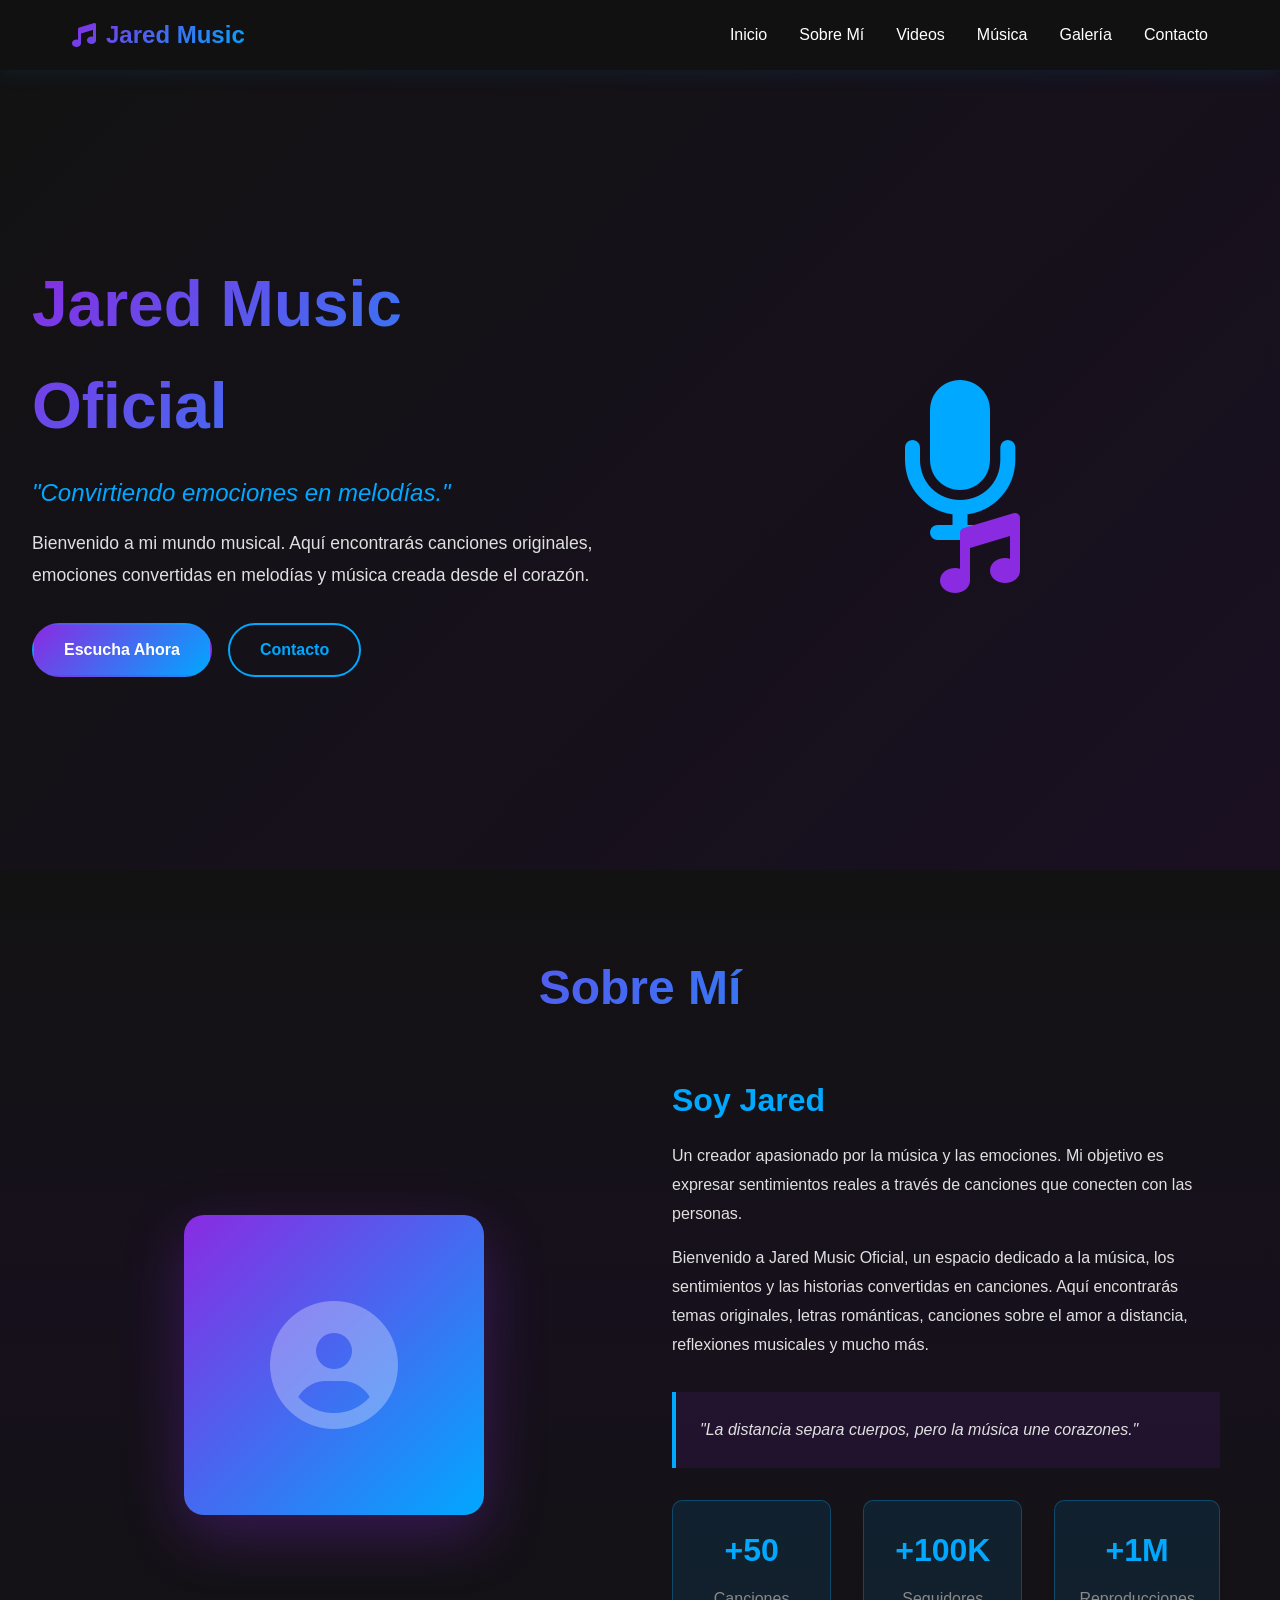
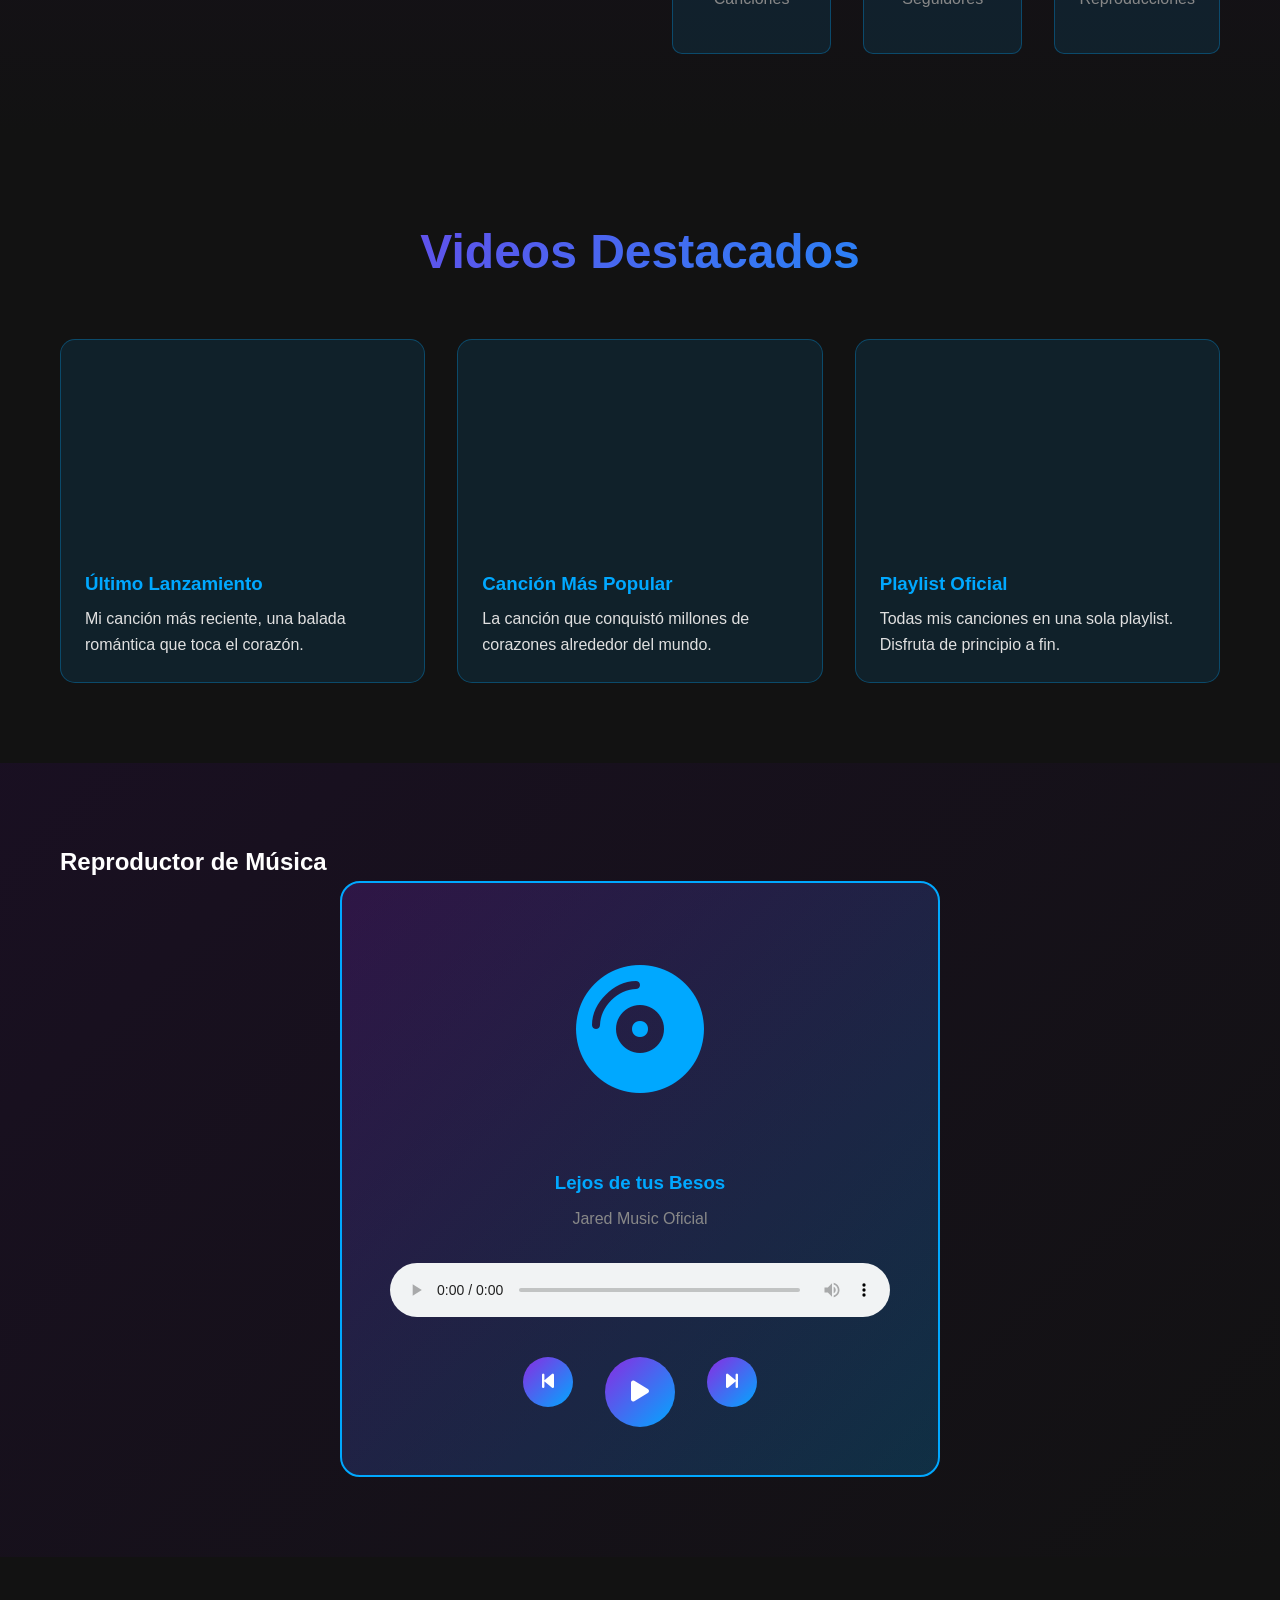
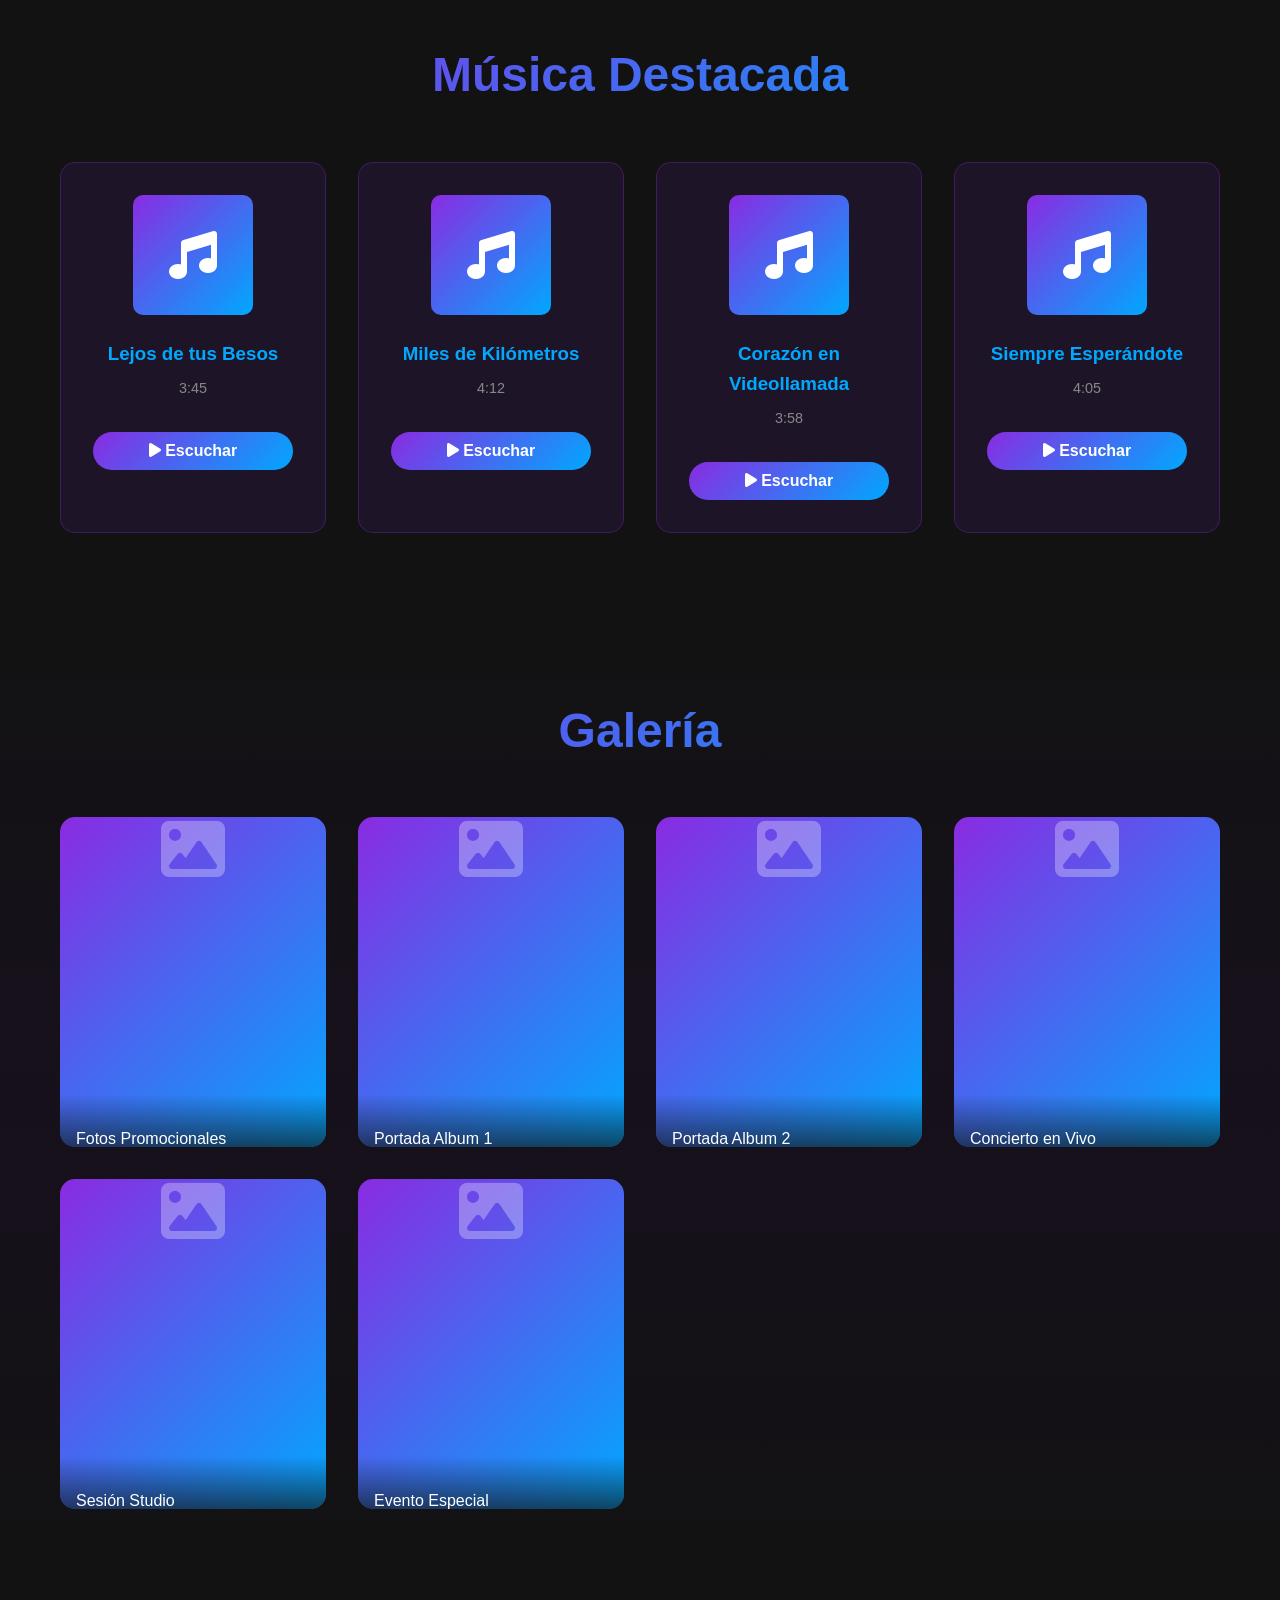
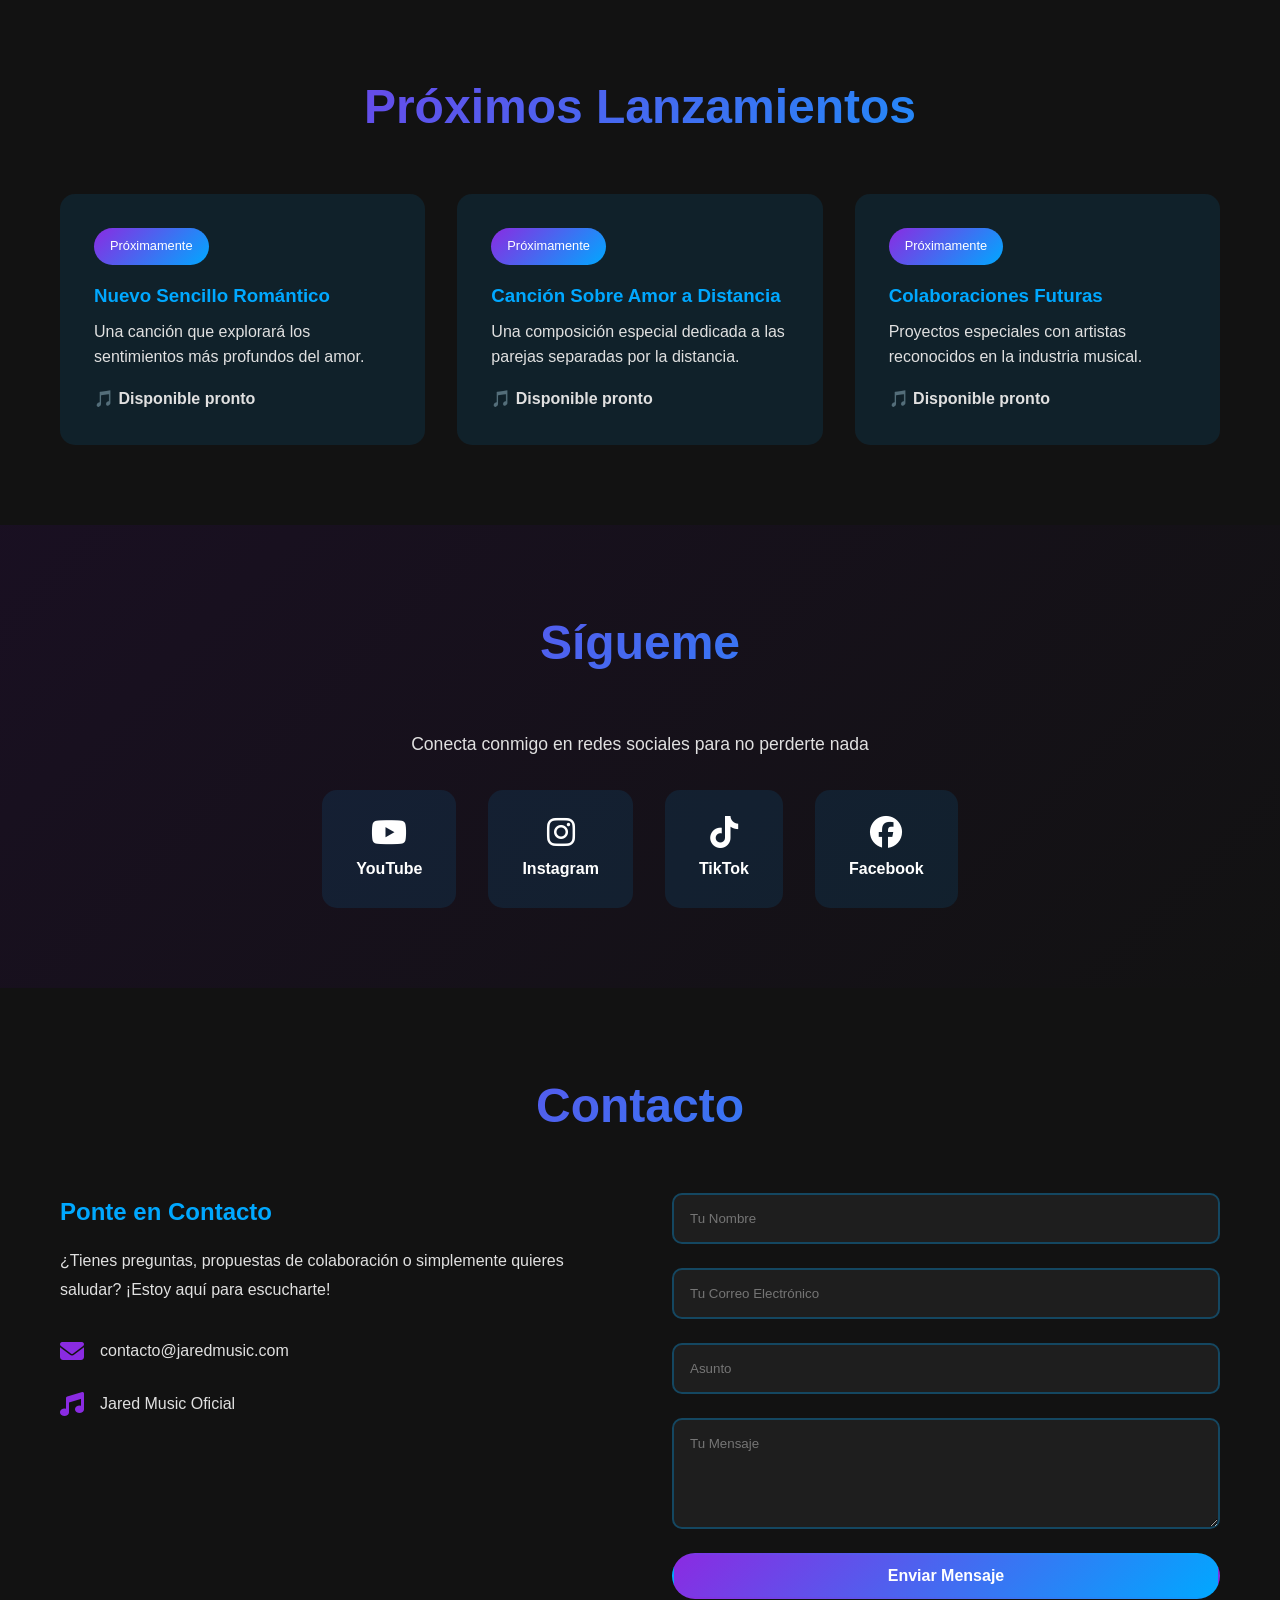
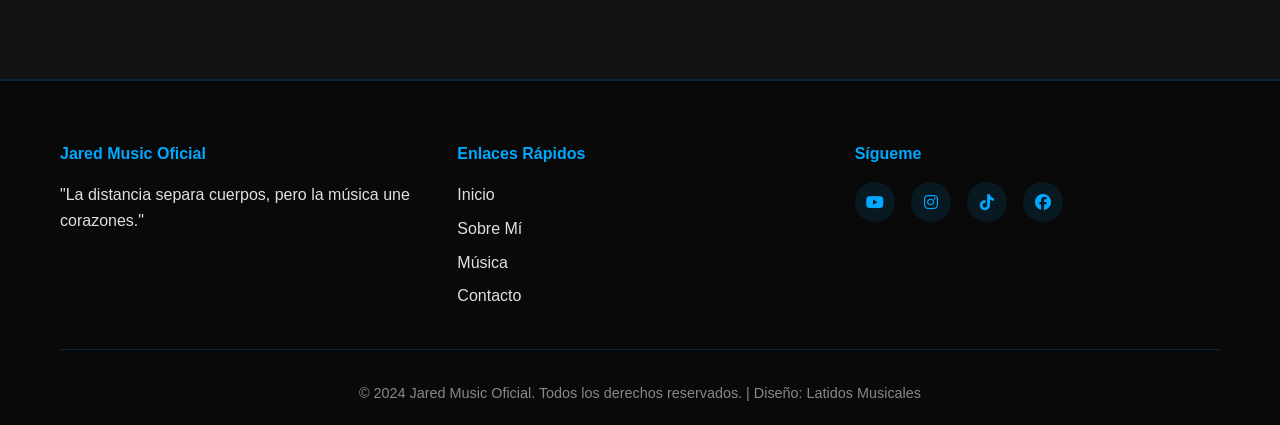
<file: jared-music/index.html>
<!DOCTYPE html>
<html lang="es">
<head>
    <meta charset="UTF-8">
    <meta name="viewport" content="width=device-width, initial-scale=1.0">
    <meta name="description" content="Jared Music Oficial - Convirtiendo emociones en melodías. Música romántica y emotiva.">
    <meta name="keywords" content="música, canciones románticas, jared music, emociones, melodías">
    <meta name="author" content="Jared Music Oficial">
    <meta property="og:title" content="Jared Music Oficial">
    <meta property="og:description" content="Bienvenido a Jared Music Oficial. Un lugar donde cada canción cuenta una historia.">
    <meta property="og:type" content="website">
    <title>Jared Music Oficial - Convirtiendo Emociones en Melodías</title>
    <link rel="stylesheet" href="https://cdnjs.cloudflare.com/ajax/libs/font-awesome/6.4.0/css/all.min.css">
    <style>
/* ===== VARIABLES GLOBALES ===== */
:root {
    --primary-dark: #121212;
    --primary-black: #0a0a0a;
    --accent-blue: #00A8FF;
    --accent-purple: #8A2BE2;
    --text-white: #FFFFFF;
    --text-light: #e0e0e0;
    --text-muted: #888888;
    --gradient-primary: linear-gradient(135deg, #8A2BE2, #00A8FF);
    --transition: all 0.3s ease;
}

/* ===== RESET Y ESTILOS BASE ===== */
* {
    margin: 0;
    padding: 0;
    box-sizing: border-box;
}

html {
    scroll-behavior: smooth;
}

body {
    font-family: 'Segoe UI', Tahoma, Geneva, Verdana, sans-serif;
    background-color: var(--primary-dark);
    color: var(--text-white);
    line-height: 1.6;
    overflow-x: hidden;
}

.container {
    max-width: 1200px;
    margin: 0 auto;
    padding: 0 20px;
}

/* ===== NAVEGACIÓN ===== */
.navbar {
    position: fixed;
    top: 0;
    width: 100%;
    background: rgba(18, 18, 18, 0.95);
    backdrop-filter: blur(10px);
    z-index: 1000;
    box-shadow: 0 2px 20px rgba(0, 168, 255, 0.1);
}

.navbar-container {
    display: flex;
    justify-content: space-between;
    align-items: center;
    padding: 1rem 2rem;
    max-width: 1200px;
    margin: 0 auto;
}

.logo {
    display: flex;
    align-items: center;
    gap: 10px;
    font-size: 1.5rem;
    font-weight: bold;
    background: var(--gradient-primary);
    -webkit-background-clip: text;
    -webkit-text-fill-color: transparent;
    background-clip: text;
}

.logo i {
    color: var(--accent-blue);
}

.nav-menu {
    display: flex;
    list-style: none;
    gap: 2rem;
}

.nav-link {
    color: var(--text-white);
    text-decoration: none;
    transition: var(--transition);
    font-weight: 500;
    position: relative;
}

.nav-link::after {
    content: '';
    position: absolute;
    bottom: -5px;
    left: 0;
    width: 0;
    height: 2px;
    background: var(--gradient-primary);
    transition: var(--transition);
}

.nav-link:hover::after {
    width: 100%;
}

.menu-toggle {
    display: none;
    flex-direction: column;
    cursor: pointer;
}

.menu-toggle span {
    width: 25px;
    height: 3px;
    background: var(--accent-blue);
    margin: 5px 0;
    transition: var(--transition);
}

/* ===== SECCIÓN HERO ===== */
.hero {
    margin-top: 60px;
    min-height: 90vh;
    background: linear-gradient(135deg, rgba(18, 18, 18, 1) 0%, rgba(42, 10, 70, 0.3) 100%);
    display: flex;
    align-items: center;
    justify-content: center;
    position: relative;
    overflow: hidden;
}

.hero-content {
    display: grid;
    grid-template-columns: 1fr 1fr;
    gap: 4rem;
    align-items: center;
    position: relative;
    z-index: 2;
    padding: 2rem;
}

.hero-text h1 {
    font-size: 4rem;
    margin-bottom: 1rem;
    background: var(--gradient-primary);
    -webkit-background-clip: text;
    -webkit-text-fill-color: transparent;
    background-clip: text;
    animation: fadeInDown 0.8s ease;
}

.hero-text .subtitle {
    font-size: 1.5rem;
    color: var(--accent-blue);
    margin-bottom: 1rem;
    font-style: italic;
}

.hero-text .description {
    font-size: 1.1rem;
    color: var(--text-light);
    margin-bottom: 2rem;
    line-height: 1.8;
}

.hero-buttons {
    display: flex;
    gap: 1rem;
    flex-wrap: wrap;
}

.btn {
    padding: 12px 30px;
    border: 2px solid transparent;
    border-radius: 50px;
    font-size: 1rem;
    font-weight: bold;
    cursor: pointer;
    transition: var(--transition);
    text-decoration: none;
    display: inline-block;
    text-align: center;
}

.btn-primary {
    background: var(--gradient-primary);
    color: var(--text-white);
}

.btn-primary:hover {
    transform: translateY(-3px);
    box-shadow: 0 10px 30px rgba(138, 43, 226, 0.4);
}

.btn-secondary {
    border: 2px solid var(--accent-blue);
    color: var(--accent-blue);
    background: transparent;
}

.btn-secondary:hover {
    background: var(--accent-blue);
    color: var(--primary-dark);
}

.hero-visual {
    display: flex;
    justify-content: center;
    align-items: center;
}

.music-logo {
    font-size: 10rem;
    position: relative;
    animation: float 3s ease-in-out infinite;
}

.music-logo i:first-child {
    color: var(--accent-blue);
    animation: pulse 2s ease-in-out infinite;
}

.music-logo i:last-child {
    color: var(--accent-purple);
    position: absolute;
    font-size: 5rem;
    right: 0;
    bottom: 0;
    animation: pulse 2s ease-in-out 0.5s infinite;
}

/* ===== SECCIÓN SOBRE MÍ ===== */
.about {
    padding: 80px 0;
    background: linear-gradient(180deg, var(--primary-dark) 0%, rgba(42, 10, 70, 0.2) 50%, var(--primary-dark) 100%);
}

.about h2, .featured-music h2, .gallery h2, .upcoming h2, .social h2, .contact h2, .videos h2 {
    font-size: 3rem;
    margin-bottom: 3rem;
    text-align: center;
    background: var(--gradient-primary);
    -webkit-background-clip: text;
    -webkit-text-fill-color: transparent;
    background-clip: text;
}

.about-content {
    display: grid;
    grid-template-columns: 1fr 1fr;
    gap: 4rem;
    align-items: center;
}

.about-image {
    display: flex;
    justify-content: center;
}

.placeholder-image {
    width: 300px;
    height: 300px;
    border-radius: 20px;
    background: linear-gradient(135deg, var(--accent-purple), var(--accent-blue));
    display: flex;
    align-items: center;
    justify-content: center;
    font-size: 8rem;
    color: rgba(255, 255, 255, 0.3);
    box-shadow: 0 20px 60px rgba(138, 43, 226, 0.3);
    animation: float 3s ease-in-out infinite;
}

.about-text h3 {
    font-size: 2rem;
    margin-bottom: 1rem;
    color: var(--accent-blue);
}

.about-text p {
    color: var(--text-light);
    margin-bottom: 1rem;
    line-height: 1.8;
}

.quote {
    font-style: italic;
    color: var(--accent-purple);
    padding: 1.5rem;
    border-left: 4px solid var(--accent-blue);
    background: rgba(138, 43, 226, 0.1);
    margin: 2rem 0;
}

.stats {
    display: grid;
    grid-template-columns: repeat(3, 1fr);
    gap: 2rem;
    margin-top: 2rem;
}

.stat {
    text-align: center;
    padding: 1.5rem;
    background: rgba(0, 168, 255, 0.1);
    border-radius: 10px;
    border: 1px solid rgba(0, 168, 255, 0.3);
}

.stat h4 {
    font-size: 2rem;
    color: var(--accent-blue);
    margin-bottom: 0.5rem;
}

.stat p {
    color: var(--text-muted);
}

/* ===== SECCIÓN VIDEOS ===== */
.videos {
    padding: 80px 0;
    background: var(--primary-dark);
}

.videos-grid {
    display: grid;
    grid-template-columns: repeat(auto-fit, minmax(350px, 1fr));
    gap: 2rem;
}

.video-card {
    background: rgba(0, 168, 255, 0.1);
    border-radius: 15px;
    overflow: hidden;
    border: 1px solid rgba(0, 168, 255, 0.3);
    transition: var(--transition);
}

.video-card:hover {
    transform: translateY(-10px);
    box-shadow: 0 20px 40px rgba(0, 168, 255, 0.2);
    border-color: var(--accent-blue);
}

.video-wrapper {
    position: relative;
    width: 100%;
    padding-bottom: 56.25%;
    height: 0;
    overflow: hidden;
}

.video-wrapper iframe {
    position: absolute;
    top: 0;
    left: 0;
    width: 100%;
    height: 100%;
}

.video-card h3 {
    padding: 1.5rem 1.5rem 0.5rem;
    color: var(--accent-blue);
}

.video-card p {
    padding: 0 1.5rem 1.5rem;
    color: var(--text-light);
}

/* ===== SECCIÓN REPRODUCTOR ===== */
.music-player-section {
    padding: 80px 0;
    background: linear-gradient(135deg, rgba(42, 10, 70, 0.3) 0%, var(--primary-dark) 100%);
}

.music-player {
    background: linear-gradient(135deg, rgba(138, 43, 226, 0.2), rgba(0, 168, 255, 0.2));
    border: 2px solid var(--accent-blue);
    border-radius: 20px;
    padding: 3rem;
    max-width: 600px;
    margin: 0 auto;
    text-align: center;
}

.player-cover {
    font-size: 8rem;
    color: var(--accent-blue);
    margin-bottom: 2rem;
    animation: spin 20s linear infinite;
}

.player-info {
    margin-bottom: 2rem;
}

.player-info h3 {
    color: var(--accent-blue);
    margin-bottom: 0.5rem;
}

.player-info p {
    color: var(--text-muted);
}

#audioPlayer {
    width: 100%;
    margin-bottom: 2rem;
}

.player-controls {
    display: flex;
    justify-content: center;
    gap: 2rem;
}

.control-btn {
    background: var(--gradient-primary);
    border: none;
    color: white;
    width: 50px;
    height: 50px;
    border-radius: 50%;
    cursor: pointer;
    font-size: 1.2rem;
    transition: var(--transition);
}

.control-btn:hover {
    transform: scale(1.1);
}

.control-btn.play-btn {
    width: 70px;
    height: 70px;
    font-size: 1.5rem;
}

/* ===== SECCIÓN MÚSICA DESTACADA ===== */
.featured-music {
    padding: 80px 0;
    background: var(--primary-dark);
}

.music-grid {
    display: grid;
    grid-template-columns: repeat(auto-fit, minmax(200px, 1fr));
    gap: 2rem;
}

.music-card {
    background: rgba(138, 43, 226, 0.1);
    border: 1px solid rgba(138, 43, 226, 0.3);
    border-radius: 15px;
    padding: 2rem;
    text-align: center;
    transition: var(--transition);
}

.music-card:hover {
    transform: translateY(-10px);
    border-color: var(--accent-purple);
    box-shadow: 0 20px 40px rgba(138, 43, 226, 0.2);
}

.music-cover {
    width: 120px;
    height: 120px;
    background: var(--gradient-primary);
    border-radius: 10px;
    display: flex;
    align-items: center;
    justify-content: center;
    font-size: 3rem;
    margin: 0 auto 1.5rem;
    animation: float 3s ease-in-out infinite;
}

.music-card h3 {
    color: var(--accent-blue);
    margin-bottom: 0.5rem;
}

.duration {
    color: var(--text-muted);
    font-size: 0.9rem;
    margin-bottom: 1rem;
}

.btn-play {
    width: 100%;
    margin-top: 1rem;
    background: linear-gradient(135deg, var(--accent-purple), var(--accent-blue));
    border: none;
    color: white;
    padding: 10px 20px;
    border-radius: 25px;
    cursor: pointer;
    transition: var(--transition);
}

.btn-play:hover {
    transform: scale(1.05);
}

/* ===== SECCIÓN GALERÍA ===== */
.gallery {
    padding: 80px 0;
    background: linear-gradient(180deg, var(--primary-dark) 0%, rgba(42, 10, 70, 0.2) 50%, var(--primary-dark) 100%);
}

.gallery-grid {
    display: grid;
    grid-template-columns: repeat(auto-fit, minmax(250px, 1fr));
    gap: 2rem;
}

.gallery-item {
    position: relative;
    border-radius: 15px;
    overflow: hidden;
    cursor: pointer;
}

.gallery-image {
    width: 100%;
    padding-bottom: 100%;
    background: linear-gradient(135deg, var(--accent-purple), var(--accent-blue));
    display: flex;
    align-items: center;
    justify-content: center;
    font-size: 4rem;
    color: rgba(255, 255, 255, 0.3);
    transition: var(--transition);
    position: relative;
}

.gallery-item:hover .gallery-image {
    transform: scale(1.1);
    filter: brightness(1.2);
}

.gallery-item p {
    position: absolute;
    bottom: 0;
    left: 0;
    right: 0;
    background: linear-gradient(transparent, rgba(18, 18, 18, 0.9));
    padding: 2rem 1rem 1rem;
    color: var(--text-white);
    transform: translateY(20px);
    transition: var(--transition);
}

.gallery-item:hover p {
    transform: translateY(0);
}

/* ===== SECCIÓN PRÓXIMOS LANZAMIENTOS ===== */
.upcoming {
    padding: 80px 0;
    background: var(--primary-dark);
}

.upcoming-grid {
    display: grid;
    grid-template-columns: repeat(auto-fit, minmax(300px, 1fr));
    gap: 2rem;
}

.upcoming-card {
    background: rgba(0, 168, 255, 0.1);
    border: 2px solid transparent;
    border-radius: 15px;
    padding: 2rem;
    position: relative;
    transition: var(--transition);
}

.upcoming-card:hover {
    border-color: var(--accent-blue);
    transform: translateY(-10px);
    box-shadow: 0 20px 40px rgba(0, 168, 255, 0.2);
}

.upcoming-card .date {
    display: inline-block;
    background: var(--gradient-primary);
    color: white;
    padding: 0.5rem 1rem;
    border-radius: 20px;
    font-size: 0.8rem;
    margin-bottom: 1rem;
}

.upcoming-card h3 {
    color: var(--accent-blue);
    margin-bottom: 0.5rem;
}

.upcoming-card p {
    color: var(--text-light);
    line-height: 1.6;
}

.coming-soon {
    margin-top: 1rem;
    color: var(--accent-purple);
    font-weight: bold;
}

/* ===== SECCIÓN REDES SOCIALES ===== */
.social {
    padding: 80px 0;
    background: linear-gradient(135deg, rgba(42, 10, 70, 0.3) 0%, var(--primary-dark) 100%);
}

.social .subtitle {
    text-align: center;
    color: var(--text-light);
    margin-bottom: 2rem;
    font-size: 1.1rem;
}

.social-links {
    display: flex;
    justify-content: center;
    gap: 2rem;
    flex-wrap: wrap;
}

.social-btn {
    display: flex;
    flex-direction: column;
    align-items: center;
    gap: 0.5rem;
    padding: 1.5rem 2rem;
    background: rgba(0, 168, 255, 0.1);
    border: 2px solid transparent;
    border-radius: 15px;
    color: var(--text-white);
    text-decoration: none;
    transition: var(--transition);
    font-weight: bold;
}

.social-btn i {
    font-size: 2rem;
}

.social-btn:hover {
    transform: translateY(-10px);
    border-color: var(--accent-blue);
}

/* ===== SECCIÓN CONTACTO ===== */
.contact {
    padding: 80px 0;
    background: var(--primary-dark);
}

.contact-content {
    display: grid;
    grid-template-columns: 1fr 1fr;
    gap: 4rem;
}

.contact-info h3 {
    font-size: 1.5rem;
    color: var(--accent-blue);
    margin-bottom: 1rem;
}

.contact-info p {
    color: var(--text-light);
    line-height: 1.8;
    margin-bottom: 2rem;
}

.contact-details {
    display: flex;
    flex-direction: column;
    gap: 1.5rem;
}

.detail {
    display: flex;
    align-items: center;
    gap: 1rem;
}

.detail i {
    font-size: 1.5rem;
    color: var(--accent-purple);
}

.detail p {
    margin: 0;
}

.contact-form {
    display: flex;
    flex-direction: column;
    gap: 1.5rem;
}

.form-group {
    display: flex;
    flex-direction: column;
}

.contact-form input,
.contact-form textarea {
    padding: 1rem;
    border: 2px solid rgba(0, 168, 255, 0.3);
    background: rgba(255, 255, 255, 0.05);
    color: var(--text-white);
    border-radius: 10px;
    font-family: inherit;
    transition: var(--transition);
}

.contact-form input:focus,
.contact-form textarea:focus {
    outline: none;
    border-color: var(--accent-blue);
    box-shadow: 0 0 10px rgba(0, 168, 255, 0.3);
}

.contact-form textarea {
    resize: vertical;
}

/* ===== PIE DE PÁGINA ===== */
.footer {
    background: rgba(0, 0, 0, 0.5);
    border-top: 2px solid rgba(0, 168, 255, 0.2);
    padding: 60px 0 20px;
}

.footer-content {
    display: grid;
    grid-template-columns: repeat(auto-fit, minmax(250px, 1fr));
    gap: 2rem;
    margin-bottom: 2rem;
}

.footer-section h4 {
    color: var(--accent-blue);
    margin-bottom: 1rem;
}

.footer-section p,
.footer-section ul {
    color: var(--text-light);
}

.footer-section ul {
    list-style: none;
}

.footer-section ul li {
    margin-bottom: 0.5rem;
}

.footer-section ul li a {
    color: var(--text-light);
    text-decoration: none;
    transition: var(--transition);
}

.footer-section ul li a:hover {
    color: var(--accent-blue);
}

.footer-social {
    display: flex;
    gap: 1rem;
}

.footer-social a {
    display: flex;
    align-items: center;
    justify-content: center;
    width: 40px;
    height: 40px;
    background: rgba(0, 168, 255, 0.1);
    border-radius: 50%;
    color: var(--accent-blue);
    text-decoration: none;
    transition: var(--transition);
}

.footer-social a:hover {
    background: var(--gradient-primary);
    transform: translateY(-5px);
}

.footer-bottom {
    text-align: center;
    padding-top: 2rem;
    border-top: 1px solid rgba(0, 168, 255, 0.2);
    color: var(--text-muted);
    font-size: 0.9rem;
}

/* ===== ANIMACIONES ===== */
@keyframes fadeInDown {
    from {
        opacity: 0;
        transform: translateY(-30px);
    }
    to {
        opacity: 1;
        transform: translateY(0);
    }
}

@keyframes float {
    0%, 100% {
        transform: translateY(0px);
    }
    50% {
        transform: translateY(-20px);
    }
}

@keyframes pulse {
    0%, 100% {
        opacity: 1;
        transform: scale(1);
    }
    50% {
        opacity: 0.7;
        transform: scale(1.1);
    }
}

@keyframes spin {
    from {
        transform: rotate(0deg);
    }
    to {
        transform: rotate(360deg);
    }
}

/* ===== RESPONSIVO - TABLET ===== */
@media (max-width: 768px) {
    .nav-menu {
        gap: 1rem;
        font-size: 0.9rem;
    }

    .hero-text h1 {
        font-size: 2.5rem;
    }

    .hero-content {
        grid-template-columns: 1fr;
        gap: 2rem;
    }

    .music-logo {
        font-size: 6rem;
    }

    .about-content,
    .contact-content {
        grid-template-columns: 1fr;
    }

    .stats {
        grid-template-columns: 1fr;
    }

    .about h2, .featured-music h2, .gallery h2, .upcoming h2, .social h2, .contact h2, .videos h2 {
        font-size: 2rem;
    }
}

/* ===== RESPONSIVO - MÓVIL ===== */
@media (max-width: 480px) {
    .navbar-container {
        padding: 0.5rem 1rem;
    }

    .menu-toggle {
        display: flex;
    }

    .nav-menu {
        position: fixed;
        left: -100%;
        top: 60px;
        flex-direction: column;
        background-color: var(--primary-dark);
        width: 100%;
        text-align: center;
        transition: 0.3s;
        gap: 0;
        padding: 2rem 0;
        z-index: 999;
    }

    .nav-menu.active {
        left: 0;
    }

    .nav-link {
        padding: 1rem;
        display: block;
    }

    .nav-link::after {
        display: none;
    }

    .hero {
        margin-top: 50px;
        min-height: 80vh;
    }

    .hero-text h1 {
        font-size: 1.8rem;
    }

    .hero-text .subtitle {
        font-size: 1.1rem;
    }

    .music-logo {
        font-size: 4rem;
    }

    .music-logo i:last-child {
        font-size: 2.5rem;
    }

    .hero-buttons {
        flex-direction: column;
        gap: 0.5rem;
    }

    .btn {
        width: 100%;
    }

    .about h2, .featured-music h2, .gallery h2, .upcoming h2, .social h2, .contact h2, .videos h2 {
        font-size: 1.5rem;
        margin-bottom: 1.5rem;
    }

    .about, .featured-music, .gallery, .upcoming, .videos {
        padding: 40px 0;
    }

    .videos-grid, .music-grid, .gallery-grid, .upcoming-grid {
        grid-template-columns: 1fr;
    }

    .contact-content {
        gap: 2rem;
    }

    .music-player {
        padding: 1.5rem;
    }

    .player-cover {
        font-size: 5rem;
    }

    .social-links {
        gap: 1rem;
        flex-direction: column;
    }

    .social-btn {
        width: 100%;
    }

    .footer-content {
        grid-template-columns: 1fr;
    }
}
    </style>
</head>
<body>
    <!-- NAVEGACIÓN -->
    <nav class="navbar">
        <div class="navbar-container">
            <div class="logo">
                <i class="fas fa-music"></i>
                <span>Jared Music</span>
            </div>
            <div class="menu-toggle" id="menuToggle">
                <span></span>
                <span></span>
                <span></span>
            </div>
            <ul class="nav-menu" id="navMenu">
                <li><a href="#inicio" class="nav-link">Inicio</a></li>
                <li><a href="#sobre-mi" class="nav-link">Sobre Mí</a></li>
                <li><a href="#videos" class="nav-link">Videos</a></li>
                <li><a href="#musica" class="nav-link">Música</a></li>
                <li><a href="#galeria" class="nav-link">Galería</a></li>
                <li><a href="#contacto" class="nav-link">Contacto</a></li>
            </ul>
        </div>
    </nav>

    <!-- SECCIÓN INICIO -->
    <section id="inicio" class="hero">
        <div class="hero-content">
            <div class="hero-text">
                <h1 class="title">Jared Music Oficial</h1>
                <p class="subtitle">"Convirtiendo emociones en melodías."</p>
                <p class="description">Bienvenido a mi mundo musical. Aquí encontrarás canciones originales, emociones convertidas en melodías y música creada desde el corazón.</p>
                <div class="hero-buttons">
                    <a href="#musica" class="btn btn-primary">Escucha Ahora</a>
                    <a href="#contacto" class="btn btn-secondary">Contacto</a>
                </div>
            </div>
            <div class="hero-visual">
                <div class="music-logo">
                    <i class="fas fa-microphone"></i>
                    <i class="fas fa-music"></i>
                </div>
            </div>
        </div>
    </section>

    <!-- SECCIÓN SOBRE MÍ -->
    <section id="sobre-mi" class="about">
        <div class="container">
            <h2>Sobre Mí</h2>
            <div class="about-content">
                <div class="about-image">
                    <div class="placeholder-image">
                        <i class="fas fa-user-circle"></i>
                    </div>
                </div>
                <div class="about-text">
                    <h3>Soy Jared</h3>
                    <p>Un creador apasionado por la música y las emociones. Mi objetivo es expresar sentimientos reales a través de canciones que conecten con las personas.</p>
                    <p>Bienvenido a Jared Music Oficial, un espacio dedicado a la música, los sentimientos y las historias convertidas en canciones. Aquí encontrarás temas originales, letras románticas, canciones sobre el amor a distancia, reflexiones musicales y mucho más.</p>
                    <p class="quote">"La distancia separa cuerpos, pero la música une corazones."</p>
                    <div class="stats">
                        <div class="stat">
                            <h4>+50</h4>
                            <p>Canciones</p>
                        </div>
                        <div class="stat">
                            <h4>+100K</h4>
                            <p>Seguidores</p>
                        </div>
                        <div class="stat">
                            <h4>+1M</h4>
                            <p>Reproducciones</p>
                        </div>
                    </div>
                </div>
            </div>
        </div>
    </section>

    <!-- SECCIÓN VIDEOS DE YOUTUBE -->
    <section id="videos" class="videos">
        <div class="container">
            <h2>Videos Destacados</h2>
            <div class="videos-grid">
                <div class="video-card">
                    <div class="video-wrapper">
                        <iframe width="100%" height="315" src="https://www.youtube.com/embed/dQw4w9WgXcQ" title="Último Lanzamiento" frameborder="0" allow="accelerometer; autoplay; clipboard-write; encrypted-media; gyroscope; picture-in-picture" allowfullscreen></iframe>
                    </div>
                    <h3>Último Lanzamiento</h3>
                    <p>Mi canción más reciente, una balada romántica que toca el corazón.</p>
                </div>
                <div class="video-card">
                    <div class="video-wrapper">
                        <iframe width="100%" height="315" src="https://www.youtube.com/embed/jNQXAC9IVRw" title="Canción Popular" frameborder="0" allow="accelerometer; autoplay; clipboard-write; encrypted-media; gyroscope; picture-in-picture" allowfullscreen></iframe>
                    </div>
                    <h3>Canción Más Popular</h3>
                    <p>La canción que conquistó millones de corazones alrededor del mundo.</p>
                </div>
                <div class="video-card">
                    <div class="video-wrapper">
                        <iframe width="100%" height="315" src="https://www.youtube.com/embed/9bZkp7q19f0" title="Playlist Oficial" frameborder="0" allow="accelerometer; autoplay; clipboard-write; encrypted-media; gyroscope; picture-in-picture" allowfullscreen></iframe>
                    </div>
                    <h3>Playlist Oficial</h3>
                    <p>Todas mis canciones en una sola playlist. Disfruta de principio a fin.</p>
                </div>
            </div>
        </div>
    </section>

    <!-- SECCIÓN REPRODUCTOR DE MÚSICA -->
    <section id="reproductor" class="music-player-section">
        <div class="container">
            <h2>Reproductor de Música</h2>
            <div class="music-player">
                <div class="player-cover">
                    <i class="fas fa-compact-disc"></i>
                </div>
                <div class="player-info">
                    <h3 id="songTitle">Selecciona una canción</h3>
                    <p id="artistName">Jared Music Oficial</p>
                </div>
                <audio id="audioPlayer" controls>
                    <source src="" type="audio/mpeg">
                    Tu navegador no soporta el elemento de audio.
                </audio>
                <div class="player-controls">
                    <button id="prevBtn" class="control-btn"><i class="fas fa-step-backward"></i></button>
                    <button id="playBtn" class="control-btn play-btn"><i class="fas fa-play"></i></button>
                    <button id="nextBtn" class="control-btn"><i class="fas fa-step-forward"></i></button>
                </div>
            </div>
        </div>
    </section>

    <!-- SECCIÓN MÚSICA DESTACADA -->
    <section id="musica" class="featured-music">
        <div class="container">
            <h2>Música Destacada</h2>
            <div class="music-grid">
                <div class="music-card">
                    <div class="music-cover">
                        <i class="fas fa-music"></i>
                    </div>
                    <h3>Lejos de tus Besos</h3>
                    <p class="duration">3:45</p>
                    <button class="btn btn-play" onclick="playSong('Lejos de tus Besos', 1)"><i class="fas fa-play"></i> Escuchar</button>
                </div>
                <div class="music-card">
                    <div class="music-cover">
                        <i class="fas fa-music"></i>
                    </div>
                    <h3>Miles de Kilómetros</h3>
                    <p class="duration">4:12</p>
                    <button class="btn btn-play" onclick="playSong('Miles de Kilómetros', 2)"><i class="fas fa-play"></i> Escuchar</button>
                </div>
                <div class="music-card">
                    <div class="music-cover">
                        <i class="fas fa-music"></i>
                    </div>
                    <h3>Corazón en Videollamada</h3>
                    <p class="duration">3:58</p>
                    <button class="btn btn-play" onclick="playSong('Corazón en Videollamada', 3)"><i class="fas fa-play"></i> Escuchar</button>
                </div>
                <div class="music-card">
                    <div class="music-cover">
                        <i class="fas fa-music"></i>
                    </div>
                    <h3>Siempre Esperándote</h3>
                    <p class="duration">4:05</p>
                    <button class="btn btn-play" onclick="playSong('Siempre Esperándote', 4)"><i class="fas fa-play"></i> Escuchar</button>
                </div>
            </div>
        </div>
    </section>

    <!-- SECCIÓN GALERÍA -->
    <section id="galeria" class="gallery">
        <div class="container">
            <h2>Galería</h2>
            <div class="gallery-grid">
                <div class="gallery-item">
                    <div class="gallery-image">
                        <i class="fas fa-image"></i>
                    </div>
                    <p>Fotos Promocionales</p>
                </div>
                <div class="gallery-item">
                    <div class="gallery-image">
                        <i class="fas fa-image"></i>
                    </div>
                    <p>Portada Album 1</p>
                </div>
                <div class="gallery-item">
                    <div class="gallery-image">
                        <i class="fas fa-image"></i>
                    </div>
                    <p>Portada Album 2</p>
                </div>
                <div class="gallery-item">
                    <div class="gallery-image">
                        <i class="fas fa-image"></i>
                    </div>
                    <p>Concierto en Vivo</p>
                </div>
                <div class="gallery-item">
                    <div class="gallery-image">
                        <i class="fas fa-image"></i>
                    </div>
                    <p>Sesión Studio</p>
                </div>
                <div class="gallery-item">
                    <div class="gallery-image">
                        <i class="fas fa-image"></i>
                    </div>
                    <p>Evento Especial</p>
                </div>
            </div>
        </div>
    </section>

    <!-- SECCIÓN PRÓXIMOS LANZAMIENTOS -->
    <section id="proximos" class="upcoming">
        <div class="container">
            <h2>Próximos Lanzamientos</h2>
            <div class="upcoming-grid">
                <div class="upcoming-card">
                    <div class="date">Próximamente</div>
                    <h3>Nuevo Sencillo Romántico</h3>
                    <p>Una canción que explorará los sentimientos más profundos del amor.</p>
                    <p class="coming-soon">🎵 Disponible pronto</p>
                </div>
                <div class="upcoming-card">
                    <div class="date">Próximamente</div>
                    <h3>Canción Sobre Amor a Distancia</h3>
                    <p>Una composición especial dedicada a las parejas separadas por la distancia.</p>
                    <p class="coming-soon">🎵 Disponible pronto</p>
                </div>
                <div class="upcoming-card">
                    <div class="date">Próximamente</div>
                    <h3>Colaboraciones Futuras</h3>
                    <p>Proyectos especiales con artistas reconocidos en la industria musical.</p>
                    <p class="coming-soon">🎵 Disponible pronto</p>
                </div>
            </div>
        </div>
    </section>

    <!-- SECCIÓN REDES SOCIALES -->
    <section id="redes" class="social">
        <div class="container">
            <h2>Sígueme</h2>
            <p class="subtitle">Conecta conmigo en redes sociales para no perderte nada</p>
            <div class="social-links">
                <a href="https://youtube.com" target="_blank" class="social-btn youtube">
                    <i class="fab fa-youtube"></i>
                    <span>YouTube</span>
                </a>
                <a href="https://instagram.com" target="_blank" class="social-btn instagram">
                    <i class="fab fa-instagram"></i>
                    <span>Instagram</span>
                </a>
                <a href="https://tiktok.com" target="_blank" class="social-btn tiktok">
                    <i class="fab fa-tiktok"></i>
                    <span>TikTok</span>
                </a>
                <a href="https://facebook.com" target="_blank" class="social-btn facebook">
                    <i class="fab fa-facebook"></i>
                    <span>Facebook</span>
                </a>
            </div>
        </div>
    </section>

    <!-- SECCIÓN CONTACTO -->
    <section id="contacto" class="contact">
        <div class="container">
            <h2>Contacto</h2>
            <div class="contact-content">
                <div class="contact-info">
                    <h3>Ponte en Contacto</h3>
                    <p>¿Tienes preguntas, propuestas de colaboración o simplemente quieres saludar? ¡Estoy aquí para escucharte!</p>
                    <div class="contact-details">
                        <div class="detail">
                            <i class="fas fa-envelope"></i>
                            <p>contacto@jaredmusic.com</p>
                        </div>
                        <div class="detail">
                            <i class="fas fa-music"></i>
                            <p>Jared Music Oficial</p>
                        </div>
                    </div>
                </div>
                <form class="contact-form" id="contactForm">
                    <div class="form-group">
                        <input type="text" placeholder="Tu Nombre" required>
                    </div>
                    <div class="form-group">
                        <input type="email" placeholder="Tu Correo Electrónico" required>
                    </div>
                    <div class="form-group">
                        <input type="text" placeholder="Asunto">
                    </div>
                    <div class="form-group">
                        <textarea placeholder="Tu Mensaje" rows="5" required></textarea>
                    </div>
                    <button type="submit" class="btn btn-primary">Enviar Mensaje</button>
                </form>
            </div>
        </div>
    </section>

    <!-- PIE DE PÁGINA -->
    <footer class="footer">
        <div class="container">
            <div class="footer-content">
                <div class="footer-section">
                    <h4>Jared Music Oficial</h4>
                    <p>"La distancia separa cuerpos, pero la música une corazones."</p>
                </div>
                <div class="footer-section">
                    <h4>Enlaces Rápidos</h4>
                    <ul>
                        <li><a href="#inicio">Inicio</a></li>
                        <li><a href="#sobre-mi">Sobre Mí</a></li>
                        <li><a href="#musica">Música</a></li>
                        <li><a href="#contacto">Contacto</a></li>
                    </ul>
                </div>
                <div class="footer-section">
                    <h4>Sígueme</h4>
                    <div class="footer-social">
                        <a href="https://youtube.com" target="_blank"><i class="fab fa-youtube"></i></a>
                        <a href="https://instagram.com" target="_blank"><i class="fab fa-instagram"></i></a>
                        <a href="https://tiktok.com" target="_blank"><i class="fab fa-tiktok"></i></a>
                        <a href="https://facebook.com" target="_blank"><i class="fab fa-facebook"></i></a>
                    </div>
                </div>
            </div>
            <div class="footer-bottom">
                <p>&copy; 2024 Jared Music Oficial. Todos los derechos reservados. | Diseño: Latidos Musicales</p>
            </div>
        </div>
    </footer>

    <script>
// ===== MENÚ MÓVIL =====
const menuToggle = document.getElementById('menuToggle');
const navMenu = document.getElementById('navMenu');
const navLinks = document.querySelectorAll('.nav-link');

menuToggle.addEventListener('click', () => {
    navMenu.classList.toggle('active');
});

navLinks.forEach(link => {
    link.addEventListener('click', () => {
        navMenu.classList.remove('active');
    });
});

// ===== REPRODUCTOR DE MÚSICA =====
const audioPlayer = document.getElementById('audioPlayer');
const playBtn = document.getElementById('playBtn');
const prevBtn = document.getElementById('prevBtn');
const nextBtn = document.getElementById('nextBtn');
const songTitle = document.getElementById('songTitle');
const artistName = document.getElementById('artistName');

const songs = [
    { title: 'Lejos de tus Besos', artist: 'Jared Music Oficial', url: 'https://www.soundhelix.com/examples/mp3/SoundHelix-Song-1.mp3' },
    { title: 'Miles de Kilómetros', artist: 'Jared Music Oficial', url: 'https://www.soundhelix.com/examples/mp3/SoundHelix-Song-2.mp3' },
    { title: 'Corazón en Videollamada', artist: 'Jared Music Oficial', url: 'https://www.soundhelix.com/examples/mp3/SoundHelix-Song-3.mp3' },
    { title: 'Siempre Esperándote', artist: 'Jared Music Oficial', url: 'https://www.soundhelix.com/examples/mp3/SoundHelix-Song-4.mp3' }
];

let currentSongIndex = 0;
let isPlaying = false;

function loadSong(index) {
    if (index < 0) {
        currentSongIndex = songs.length - 1;
    } else if (index >= songs.length) {
        currentSongIndex = 0;
    } else {
        currentSongIndex = index;
    }

    const song = songs[currentSongIndex];
    audioPlayer.src = song.url;
    songTitle.textContent = song.title;
    artistName.textContent = song.artist;
}

function playSong(title, index) {
    loadSong(index - 1);
    audioPlayer.play();
    isPlaying = true;
    updatePlayBtn();
}

function togglePlay() {
    if (isPlaying) {
        audioPlayer.pause();
        isPlaying = false;
    } else {
        audioPlayer.play();
        isPlaying = true;
    }
    updatePlayBtn();
}

function updatePlayBtn() {
    if (isPlaying) {
        playBtn.innerHTML = '<i class="fas fa-pause"></i>';
    } else {
        playBtn.innerHTML = '<i class="fas fa-play"></i>';
    }
}

function prevSong() {
    loadSong(currentSongIndex - 1);
    if (isPlaying) {
        audioPlayer.play();
    }
}

function nextSong() {
    loadSong(currentSongIndex + 1);
    if (isPlaying) {
        audioPlayer.play();
    }
}

playBtn.addEventListener('click', togglePlay);
prevBtn.addEventListener('click', prevSong);
nextBtn.addEventListener('click', nextSong);

audioPlayer.addEventListener('ended', nextSong);
audioPlayer.addEventListener('play', () => {
    isPlaying = true;
    updatePlayBtn();
});

audioPlayer.addEventListener('pause', () => {
    isPlaying = false;
    updatePlayBtn();
});

loadSong(0);

// ===== FORMULARIO DE CONTACTO =====
const contactForm = document.getElementById('contactForm');

contactForm.addEventListener('submit', function(e) {
    e.preventDefault();
    
    const nombre = document.querySelector('input[placeholder="Tu Nombre"]').value;
    const email = document.querySelector('input[placeholder="Tu Correo Electrónico"]').value;
    const asunto = document.querySelector('input[placeholder="Asunto"]').value;
    const mensaje = document.querySelector('textarea[placeholder="Tu Mensaje"]').value;

    if (nombre && email && mensaje) {
        alert(`¡Gracias por tu mensaje, ${nombre}!\n\nTu mensaje ha sido recibido. Pronto te contactaremos a ${email}.`);
        contactForm.reset();
    } else {
        alert('Por favor, completa todos los campos requeridos.');
    }
});

// ===== EFECTO SCROLL SUAVE =====
document.querySelectorAll('a[href^="#"]').forEach(anchor => {
    anchor.addEventListener('click', function (e) {
        e.preventDefault();
        const target = document.querySelector(this.getAttribute('href'));
        if (target) {
            target.scrollIntoView({
                behavior: 'smooth',
                block: 'start'
            });
        }
    });
});

window.addEventListener('load', () => {
    console.log('✅ Jared Music Oficial cargada correctamente');
    console.log(`🎵 Canciones disponibles: ${songs.length}`);
});
    </script>
</body>
</html>
</file>
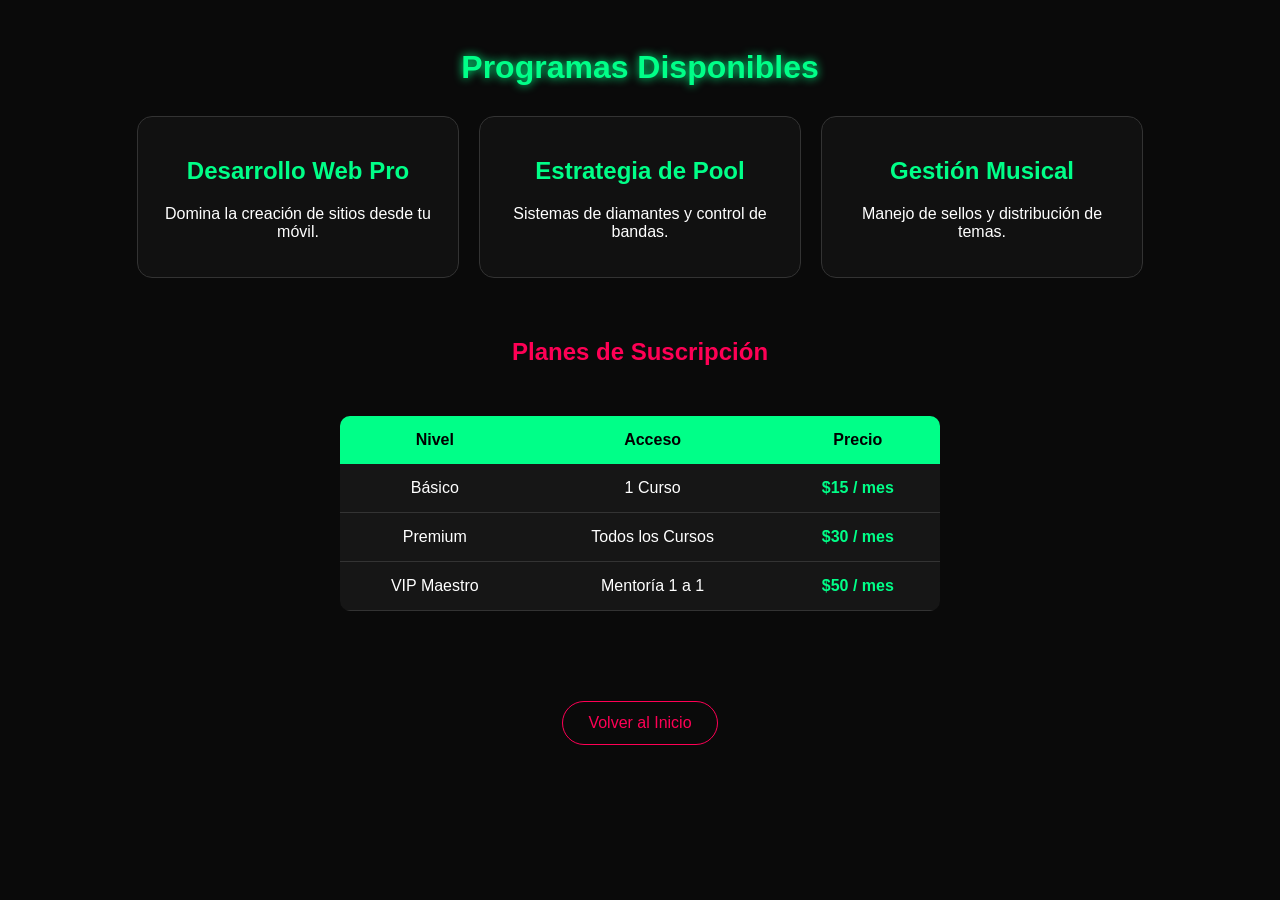
<file: Cursos.html>
<!DOCTYPE html>
<html lang="es">
<head>
    <meta charset="UTF-8">
    <meta name="viewport" content="width=device-width, initial-scale=1.0">
    <title>Precios y Cursos - Academia Dev</title>
    <style>
        body { background-color: #0a0a0a; color: white; font-family: sans-serif; text-align: center; padding: 20px; }
        h1 { color: #00ff88; text-shadow: 0 0 10px #00ff88; }
        .container { display: flex; flex-wrap: wrap; justify-content: center; gap: 20px; margin-top: 30px; }
        .curso-card { border: 1px solid #333; border-radius: 15px; padding: 20px; width: 280px; background: #111; }
        .curso-card h2 { color: #00ff88; }
        .tabla-precios { margin: 50px auto; width: 100%; max-width: 600px; border-collapse: collapse; background: #161616; border-radius: 10px; overflow: hidden; }
        .tabla-precios th { background-color: #00ff88; color: black; padding: 15px; }
        .tabla-precios td { padding: 15px; border-bottom: 1px solid #333; }
        .precio { font-weight: bold; color: #00ff88; }
        .btn-regresar { display: inline-block; margin-top: 40px; color: #ff0055; text-decoration: none; border: 1px solid #ff0055; padding: 12px 25px; border-radius: 50px; }
    </style>
</head>
<body>
    <h1>Programas Disponibles</h1>
    <div class="container">
        <div class="curso-card">
            <h2>Desarrollo Web Pro</h2>
            <p>Domina la creación de sitios desde tu móvil.</p>
        </div>
        <div class="curso-card">
            <h2>Estrategia de Pool</h2>
            <p>Sistemas de diamantes y control de bandas.</p>
        </div>
        <div class="curso-card">
            <h2>Gestión Musical</h2>
            <p>Manejo de sellos y distribución de temas.</p>
        </div>
    </div>
    <h2 style="margin-top: 60px; color: #ff0055;">Planes de Suscripción</h2>
    <table class="tabla-precios">
        <thead>
            <tr><th>Nivel</th><th>Acceso</th><th>Precio</th></tr>
        </thead>
        <tbody>
            <tr><td>Básico</td><td>1 Curso</td><td class="precio">$15 / mes</td></tr>
            <tr><td>Premium</td><td>Todos los Cursos</td><td class="precio">$30 / mes</td></tr>
            <tr><td>VIP Maestro</td><td>Mentoría 1 a 1</td><td class="precio">$50 / mes</td></tr>
        </tbody>
    </table>
    <a href="index.html" class="btn-regresar">Volver al Inicio</a>
</body>
</html>
</file>
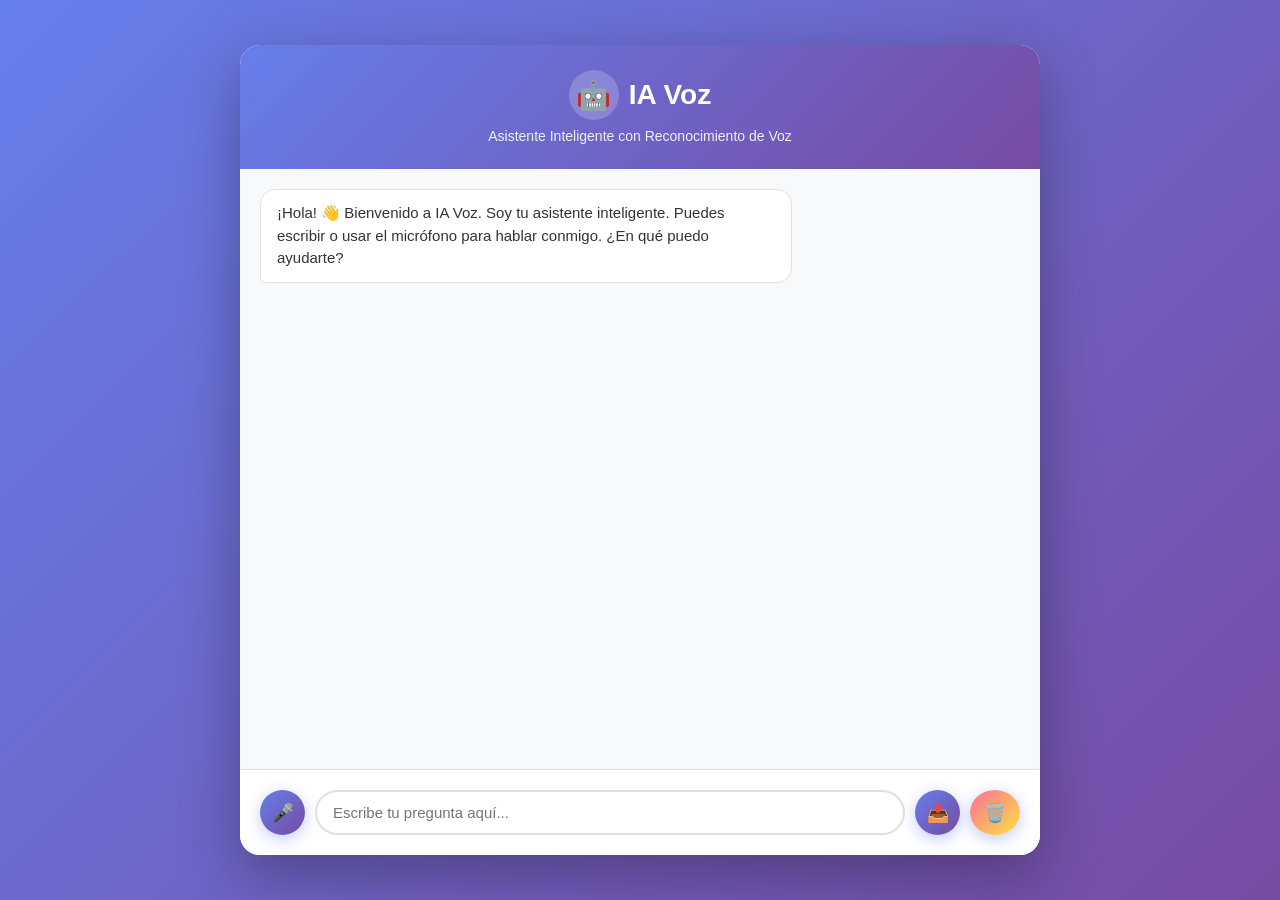
<file: ia_voz.html>
<!DOCTYPE html>
<html lang="es">
<head>
    <meta charset="UTF-8">
    <meta name="viewport" content="width=device-width, initial-scale=1.0">
    <title>IA Voz - Asistente Inteligente</title>
    <style>
        * {
            margin: 0;
            padding: 0;
            box-sizing: border-box;
        }

        body {
            font-family: 'Segoe UI', Tahoma, Geneva, Verdana, sans-serif;
            background: linear-gradient(135deg, #667eea 0%, #764ba2 100%);
            min-height: 100vh;
            display: flex;
            justify-content: center;
            align-items: center;
            padding: 20px;
        }

        .container {
            width: 100%;
            max-width: 800px;
            background: white;
            border-radius: 20px;
            box-shadow: 0 20px 60px rgba(0, 0, 0, 0.3);
            display: flex;
            flex-direction: column;
            height: 90vh;
            max-height: 900px;
            overflow: hidden;
        }

        .header {
            background: linear-gradient(135deg, #667eea 0%, #764ba2 100%);
            color: white;
            padding: 25px;
            text-align: center;
            box-shadow: 0 4px 15px rgba(0, 0, 0, 0.1);
        }

        .header h1 {
            font-size: 28px;
            margin-bottom: 8px;
            display: flex;
            align-items: center;
            justify-content: center;
            gap: 10px;
        }

        .header .subtitle {
            font-size: 14px;
            opacity: 0.9;
        }

        .avatar {
            width: 50px;
            height: 50px;
            background: rgba(255, 255, 255, 0.2);
            border-radius: 50%;
            display: flex;
            align-items: center;
            justify-content: center;
            font-size: 28px;
            animation: float 3s ease-in-out infinite;
        }

        @keyframes float {
            0%, 100% { transform: translateY(0px); }
            50% { transform: translateY(-10px); }
        }

        .chat-container {
            flex: 1;
            overflow-y: auto;
            padding: 20px;
            display: flex;
            flex-direction: column;
            gap: 15px;
            background: #f8f9fa;
        }

        .chat-container::-webkit-scrollbar {
            width: 8px;
        }

        .chat-container::-webkit-scrollbar-track {
            background: #e9ecef;
            border-radius: 10px;
        }

        .chat-container::-webkit-scrollbar-thumb {
            background: #667eea;
            border-radius: 10px;
        }

        .message {
            display: flex;
            animation: slideIn 0.3s ease-out;
        }

        @keyframes slideIn {
            from {
                opacity: 0;
                transform: translateY(10px);
            }
            to {
                opacity: 1;
                transform: translateY(0);
            }
        }

        .message.user {
            justify-content: flex-end;
        }

        .message.bot {
            justify-content: flex-start;
        }

        .message-content {
            max-width: 70%;
            padding: 12px 16px;
            border-radius: 15px;
            word-wrap: break-word;
            line-height: 1.5;
            font-size: 15px;
        }

        .user .message-content {
            background: linear-gradient(135deg, #667eea 0%, #764ba2 100%);
            color: white;
            border-bottom-right-radius: 5px;
        }

        .bot .message-content {
            background: white;
            color: #333;
            border: 1px solid #e0e0e0;
            border-bottom-left-radius: 5px;
        }

        .typing-indicator {
            display: flex;
            gap: 4px;
            align-items: center;
            padding: 12px 16px;
            background: white;
            border-radius: 15px;
            border: 1px solid #e0e0e0;
            width: fit-content;
        }

        .typing-dot {
            width: 8px;
            height: 8px;
            background: #667eea;
            border-radius: 50%;
            animation: typing 1.4s infinite;
        }

        .typing-dot:nth-child(2) {
            animation-delay: 0.2s;
        }

        .typing-dot:nth-child(3) {
            animation-delay: 0.4s;
        }

        @keyframes typing {
            0%, 60%, 100% {
                opacity: 0.5;
                transform: translateY(0);
            }
            30% {
                opacity: 1;
                transform: translateY(-10px);
            }
        }

        .input-section {
            padding: 20px;
            background: white;
            border-top: 1px solid #e0e0e0;
            display: flex;
            gap: 10px;
            align-items: flex-end;
        }

        .input-group {
            flex: 1;
            display: flex;
            gap: 10px;
        }

        input[type="text"] {
            flex: 1;
            padding: 12px 16px;
            border: 2px solid #e0e0e0;
            border-radius: 25px;
            font-size: 15px;
            transition: border-color 0.3s;
            font-family: 'Segoe UI', Tahoma, Geneva, Verdana, sans-serif;
        }

        input[type="text"]:focus {
            outline: none;
            border-color: #667eea;
        }

        button {
            padding: 12px 16px;
            border: none;
            border-radius: 50%;
            background: linear-gradient(135deg, #667eea 0%, #764ba2 100%);
            color: white;
            cursor: pointer;
            font-size: 18px;
            display: flex;
            align-items: center;
            justify-content: center;
            width: 45px;
            height: 45px;
            transition: all 0.3s;
            box-shadow: 0 4px 15px rgba(102, 126, 234, 0.4);
        }

        button:hover {
            transform: scale(1.05);
            box-shadow: 0 6px 20px rgba(102, 126, 234, 0.6);
        }

        button:active {
            transform: scale(0.95);
        }

        .mic-btn {
            background: linear-gradient(135deg, #667eea 0%, #764ba2 100%);
        }

        .mic-btn.recording {
            background: linear-gradient(135deg, #f093fb 0%, #f5576c 100%);
            animation: pulse 1.5s infinite;
        }

        @keyframes pulse {
            0%, 100% {
                box-shadow: 0 4px 15px rgba(245, 87, 108, 0.4);
            }
            50% {
                box-shadow: 0 4px 30px rgba(245, 87, 108, 0.8);
            }
        }

        .button-group {
            display: flex;
            gap: 10px;
        }

        .clear-btn {
            background: linear-gradient(135deg, #fa709a 0%, #fee140 100%);
            width: auto;
            padding: 10px 14px;
        }

        .clear-btn:hover {
            transform: scale(1.05);
        }

        .info-message {
            padding: 15px;
            background: #e3f2fd;
            border-left: 4px solid #2196F3;
            border-radius: 8px;
            color: #1565c0;
            font-size: 14px;
            margin: 10px 0;
            display: none;
        }

        .info-message.show {
            display: block;
        }

        .error-message {
            padding: 15px;
            background: #ffebee;
            border-left: 4px solid #f44336;
            border-radius: 8px;
            color: #c62828;
            font-size: 14px;
            margin: 10px 0;
            display: none;
        }

        .error-message.show {
            display: block;
        }

        .success-message {
            padding: 15px;
            background: #e8f5e9;
            border-left: 4px solid #4caf50;
            border-radius: 8px;
            color: #2e7d32;
            font-size: 14px;
            margin: 10px 0;
            display: none;
        }

        .success-message.show {
            display: block;
        }

        .empty-state {
            display: flex;
            flex-direction: column;
            align-items: center;
            justify-content: center;
            height: 100%;
            color: #999;
            text-align: center;
        }

        .empty-state-icon {
            font-size: 60px;
            margin-bottom: 20px;
        }

        .empty-state h2 {
            font-size: 20px;
            margin-bottom: 10px;
            color: #667eea;
        }

        .empty-state p {
            font-size: 14px;
            color: #999;
            max-width: 300px;
        }

        @media (max-width: 600px) {
            .container {
                height: 100vh;
                max-height: none;
                border-radius: 0;
            }

            .message-content {
                max-width: 85%;
            }

            .header h1 {
                font-size: 22px;
            }

            input[type="text"] {
                font-size: 16px;
            }
        }
    </style>
</head>
<body>
    <div class="container">
        <div class="header">
            <h1>
                <div class="avatar">🤖</div>
                IA Voz
            </h1>
            <p class="subtitle">Asistente Inteligente con Reconocimiento de Voz</p>
        </div>

        <div class="chat-container" id="chatContainer">
            <div class="empty-state">
                <div class="empty-state-icon">💬</div>
                <h2>¡Hola! Soy tu Asistente IA</h2>
                <p>Escribe un mensaje o usa el micrófono para comenzar la conversación</p>
            </div>
        </div>

        <div class="input-section">
            <div class="input-group">
                <button class="mic-btn" id="micBtn" title="Reconocimiento de voz">🎤</button>
                <input 
                    type="text" 
                    id="messageInput" 
                    placeholder="Escribe tu pregunta aquí..." 
                    autocomplete="off"
                >
                <button id="sendBtn" title="Enviar mensaje">📤</button>
            </div>
            <div class="button-group">
                <button class="clear-btn" id="clearBtn" title="Limpiar chat">🗑️</button>
            </div>
        </div>
    </div>

    <script>
        // Variables globales
        const chatContainer = document.getElementById('chatContainer');
        const messageInput = document.getElementById('messageInput');
        const sendBtn = document.getElementById('sendBtn');
        const micBtn = document.getElementById('micBtn');
        const clearBtn = document.getElementById('clearBtn');
        let isRecording = false;
        let recognition = null;

        // Inicializar Web Speech API
        const SpeechRecognition = window.SpeechRecognition || window.webkitSpeechRecognition;
        if (SpeechRecognition) {
            recognition = new SpeechRecognition();
            recognition.lang = 'es-ES';
            recognition.continuous = false;
            recognition.interimResults = true;

            recognition.onstart = () => {
                isRecording = true;
                micBtn.classList.add('recording');
                messageInput.placeholder = 'Escuchando...';
            };

            recognition.onresult = (event) => {
                let transcript = '';
                for (let i = event.resultIndex; i < event.results.length; i++) {
                    transcript += event.results[i][0].transcript;
                }
                messageInput.value = transcript;
            };

            recognition.onend = () => {
                isRecording = false;
                micBtn.classList.remove('recording');
                messageInput.placeholder = 'Escribe tu pregunta aquí...';
            };

            recognition.onerror = (event) => {
                showError(`Error: ${event.error}`);
                isRecording = false;
                micBtn.classList.remove('recording');
            };
        } else {
            micBtn.disabled = true;
            micBtn.title = 'Tu navegador no soporta reconocimiento de voz';
        }

        // Base de datos de respuestas IA
        const aiResponses = {
            'hola': '¡Hola! 👋 Bienvenido a IA Voz. ¿En qué puedo ayudarte hoy?',
            'cómo estás': 'Estoy funcionando perfectamente, ¡gracias por preguntar! 😊 ¿Y tú?',
            'python': 'Python es un lenguaje de programación versátil y fácil de aprender. Se usa en desarrollo web, data science, IA y más. ¿Quieres saber algo específico sobre Python?',
            'javascript': 'JavaScript es el lenguaje de la web. Se ejecuta en navegadores y también en servidores con Node.js. Es perfecto para crear aplicaciones interactivas.',
            'html': 'HTML es el lenguaje de marcado para crear páginas web. Define la estructura del contenido usando elementos como <div>, <p>, <button>, etc.',
            'css': 'CSS se utiliza para dar estilos a los elementos HTML. Con CSS puedes controlar colores, fuentes, diseño, animaciones y mucho más.',
            'ayuda': 'Puedo ayudarte con: Preguntas sobre programación (Python, JavaScript, HTML, CSS), explicaciones de conceptos técnicos, y responder tus dudas. ¿Qué necesitas?',
            'gracias': '¡De nada! 😊 Estoy aquí para ayudarte siempre que lo necesites.',
            'adiós': '¡Hasta luego! 👋 Vuelve pronto si necesitas ayuda. ¡Que te vaya bien!',
            'quién eres': 'Soy un Asistente de IA con reconocimiento de voz. Estoy aquí para ayudarte a aprender programación y responder tus preguntas técnicas.',
            'programación': 'La programación es el arte de crear instrucciones para que las computadoras realicen tareas. Existen muchos lenguajes como Python, JavaScript, C++, Java, etc.',
            'desarrollo web': 'El desarrollo web involucra crear aplicaciones que se ejecutan en navegadores. Necesitas HTML (estructura), CSS (estilos) y JavaScript (interactividad).',
            '': 'No entendí bien. ¿Puedes reformular tu pregunta? 🤔'
        };

        // Función para obtener respuesta de IA
        function getAIResponse(message) {
            const lowerMessage = message.toLowerCase().trim();
            
            for (let key in aiResponses) {
                if (lowerMessage.includes(key)) {
                    return aiResponses[key];
                }
            }
            
            return `Interesante pregunta sobre "${message}". Aunque no tengo información específica, te recomendaría buscar en recursos de programación o preguntarme sobre Python, JavaScript, HTML o CSS. 📚`;
        }

        // Mostrar mensaje en el chat
        function displayMessage(message, isUser) {
            if (chatContainer.querySelector('.empty-state')) {
                chatContainer.innerHTML = '';
            }

            const messageEl = document.createElement('div');
            messageEl.className = `message ${isUser ? 'user' : 'bot'}`;
            messageEl.innerHTML = `<div class="message-content">${escapeHtml(message)}</div>`;
            chatContainer.appendChild(messageEl);
            chatContainer.scrollTop = chatContainer.scrollHeight;
        }

        // Mostrar indicador de escritura
        function showTypingIndicator() {
            const messageEl = document.createElement('div');
            messageEl.className = 'message bot';
            messageEl.innerHTML = `
                <div class="typing-indicator">
                    <div class="typing-dot"></div>
                    <div class="typing-dot"></div>
                    <div class="typing-dot"></div>
                </div>
            `;
            messageEl.id = 'typingIndicator';
            chatContainer.appendChild(messageEl);
            chatContainer.scrollTop = chatContainer.scrollHeight;
        }

        // Remover indicador de escritura
        function removeTypingIndicator() {
            const typingIndicator = document.getElementById('typingIndicator');
            if (typingIndicator) {
                typingIndicator.remove();
            }
        }

        // Escapar HTML para evitar XSS
        function escapeHtml(text) {
            const div = document.createElement('div');
            div.textContent = text;
            return div.innerHTML;
        }

        // Mostrar mensajes
        function showError(message) {
            console.error(message);
        }

        function showSuccess(message) {
            console.log(message);
        }

        // Enviar mensaje
        function sendMessage() {
            const message = messageInput.value.trim();
            
            if (!message) return;

            displayMessage(message, true);
            messageInput.value = '';
            messageInput.focus();

            showTypingIndicator();
            
            setTimeout(() => {
                removeTypingIndicator();
                const response = getAIResponse(message);
                displayMessage(response, false);
            }, 1000);
        }

        // Event listeners
        sendBtn.addEventListener('click', sendMessage);

        messageInput.addEventListener('keypress', (e) => {
            if (e.key === 'Enter' && !e.shiftKey) {
                e.preventDefault();
                sendMessage();
            }
        });

        micBtn.addEventListener('click', () => {
            if (recognition) {
                if (isRecording) {
                    recognition.stop();
                } else {
                    messageInput.value = '';
                    recognition.start();
                }
            }
        });

        clearBtn.addEventListener('click', () => {
            if (confirm('¿Estás seguro de que quieres limpiar el chat?')) {
                chatContainer.innerHTML = `
                    <div class="empty-state">
                        <div class="empty-state-icon">💬</div>
                        <h2>¡Hola! Soy tu Asistente IA</h2>
                        <p>Escribe un mensaje o usa el micrófono para comenzar la conversación</p>
                    </div>
                `;
                messageInput.value = '';
                messageInput.focus();
                showSuccess('Chat limpiado correctamente');
            }
        });

        // Mostrar mensaje de bienvenida
        window.addEventListener('load', () => {
            setTimeout(() => {
                displayMessage('¡Hola! 👋 Bienvenido a IA Voz. Soy tu asistente inteligente. Puedes escribir o usar el micrófono para hablar conmigo. ¿En qué puedo ayudarte?', false);
            }, 500);
        });
    </script>
</body>
</html>
</file>
